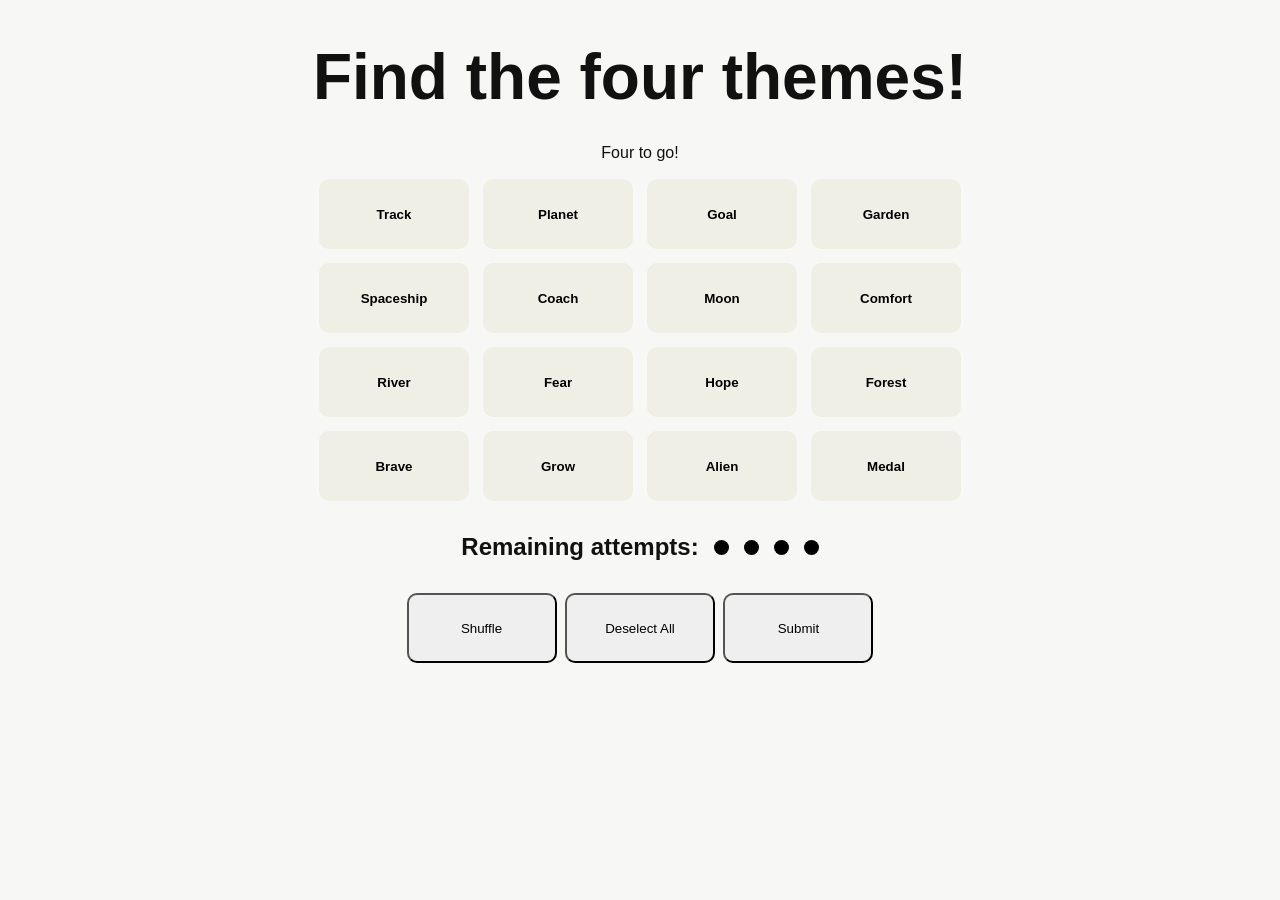
<file: index.html>
<!DOCTYPE html>
<html lang="en">

<head>
    <meta charset="UTF-8">
    <meta name="viewport" content="width=device-width, initial-scale=1.0">
    <title>Connections</title>
    <script defer src="./app.js"></script>
    <link rel="stylesheet" href="./style.css">
</head>

<body>

        <h1>Find the four themes!</h1>
        <div id="message">Four to go!</div>

        <div class="wordsBtns">
            <button class="btn words">1</button>
            <button class="btn words">2</button>
            <button class="btn words">3</button>
            <button class="btn words">4</button>
            <button class="btn words">5</button>
            <button class="btn words">6</button>
            <button class="btn words">7</button>
            <button class="btn words">8</button>
            <button class="btn words">9</button>
            <button class="btn words">10</button>
            <button class="btn words">11</button>
            <button class="btn words">12</button>
            <button class="btn words">13</button>
            <button class="btn words">14</button>
            <button class="btn words">15</button>
            <button class="btn words">16</button>
        </div>
        
    
        
        <div class="attempts">
            <h2>Remaining attempts:</h2>
            <div class="attempt"></div>
            <div class="attempt"></div>
            <div class="attempt"></div>
            <div class="attempt"></div>
        </div>

        <div class="actionBtns">
            <button class="btn shuffle">Shuffle</button>
            <button class="btn deselect">Deselect All</button>
            <button class="btn submit">Submit</button>
        </div>
    </div>

    <div class="bg"></div>

</body>

</html>
</file>
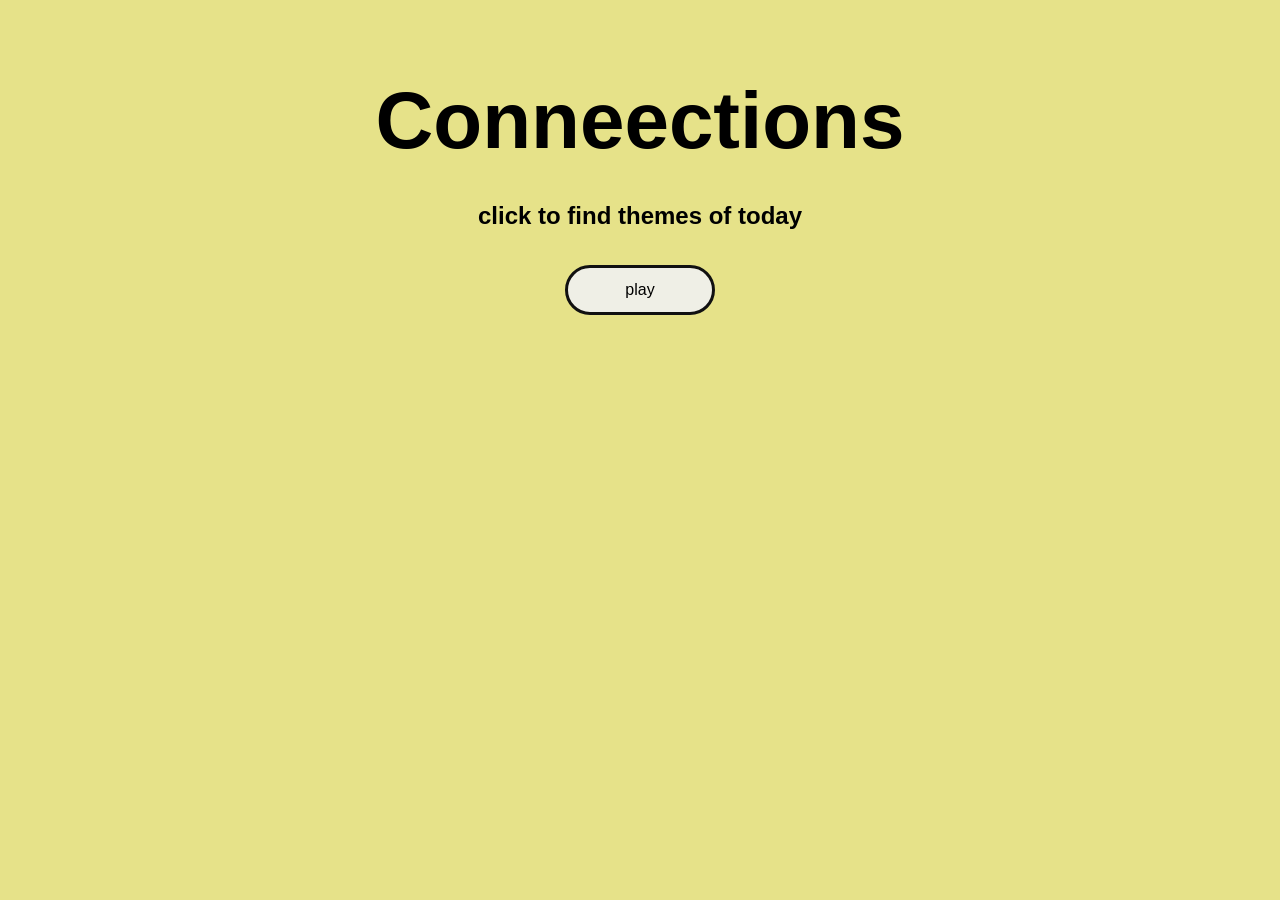
<file: MainPage.html>
<!DOCTYPE html>
<html lang="en">
<head>
    <meta charset="UTF-8">
    <meta name="viewport" content="width=, initial-scale=1.0">
    <title>Document</title>
    <link rel="stylesheet" href="./MainPage.css">
</head>
<body>
    <h1>Conneections</h1>
    <h2>click to find themes of today</h2>
    <a id="init" href="./index.html">play</a>
</body>
</html>
</file>
<file: style.css>
*{
box-sizing: border-box;
padding: 0px;
margin: 0px;
}

body {
    background-color: #f7f7f5;
    font-family: Arial, sans-serif;
    min-height: 100vh;
    display: flex;
    flex-direction: column;
    align-items: center;
    padding: 40px 20px;
    color: #111;
}


.wordsBtns{
    display: grid;
    grid-template-columns: repeat(4, 1fr);
    gap: 10px;
    margin-bottom: 30px;
    text-align: center;   
    
}

.btn:hover{
    cursor: pointer;
}

.words{
    border: solid #EFEFE6; 
    height: 50px;
    width: 150px;
    padding: 20px;
    background-color: #EFEFE6;
    text-align: center;
    color: black;
    display: flex;
    justify-content: center;
    align-items: center;
    text-align: center;
    font-weight: 700;
    
}


.btn{
    height: 70px;
    width: 150px;
    justify-content: center;
    margin: 2PX;
    border-radius: 10px;
}

.actionBtns{
    border-radius: 30px;
    height: 50px;
}

h1{
    font-size: 64px;
    margin-bottom: 30px;
}

h2{
    font-size: 24px;
    margin-bottom: 30px;
    
}

.attempts{
    display: flex;
    gap: 5px;
    align-items:baseline;
    
}
.attempt{
    width: 15px;
    height: 15px;
    background-color: black;
    border-radius: 50%;
    margin-left: 10px;
}


.usedAttempt{
     width: 0px;
    height: 0px;
    background-color: black;
    border-radius: 50%;
    margin-left: 10px;
}


/* .isCorrect{
    border: solid #F9DF6D; 
    background-color: #F9DF6D;
} */

.selected{
    background-color: #5A594E;
        border-color: #5A594E;
}

.not-selected{
    background-color: #EFEFE6;
    border-color: #EFEFE6;
}


.clickable{

}

.unclickable{

}


.difficulty-1{
    background-color: #F9DF6D;
        border-color: #F9DF6D;

}

.difficulty-2{
    background-color: #A0C35A;
        border-color: #A0C35A;

}

.difficulty-3{
    background-color: #B0C4EF;
        border-color: #B0C4EF;

}

.difficulty-4{
    background-color: #BA81C5;
        border-color: #BA81C5;

}

#message{
margin-bottom: 15px;

}
/* 
// colors
yellow #F9DF6D
green #A0C35A
blue #B0C4EF
purple #BA81C5 */
</file>
<file: MainPage.css>
*{
box-sizing: border-box;
padding: 0px;
margin: 0px;
}

body{
    background-color: #e6e289;
    font-family: Arial, sans-serif;
    min-height: 100vh;
    display: flex;
    flex-direction: column;
    align-items: center;
    padding: 40px 20px;
    color: #111;
}

#init{
    border: solid #EFEFE6; 
    height: 50px;
    width: 150px;
    padding: 20px;
    background-color: #EFEFE6;
    text-align: center;
    color: black;
    display: flex;
    justify-content: center;
    align-items: center;
    text-align: center;
    text-decoration: none;
    margin-top: 35px;
    border-radius: 25px;
    border-color: #111;
}

h1, h2{
    text-align: center;
    color: black;
    display: flex;
    justify-content: center;
    align-items: center;
    text-align: center;
    text-decoration: none;
    margin-top: 35px;
}

h1{
    font-size: 80px;
}
</file>
